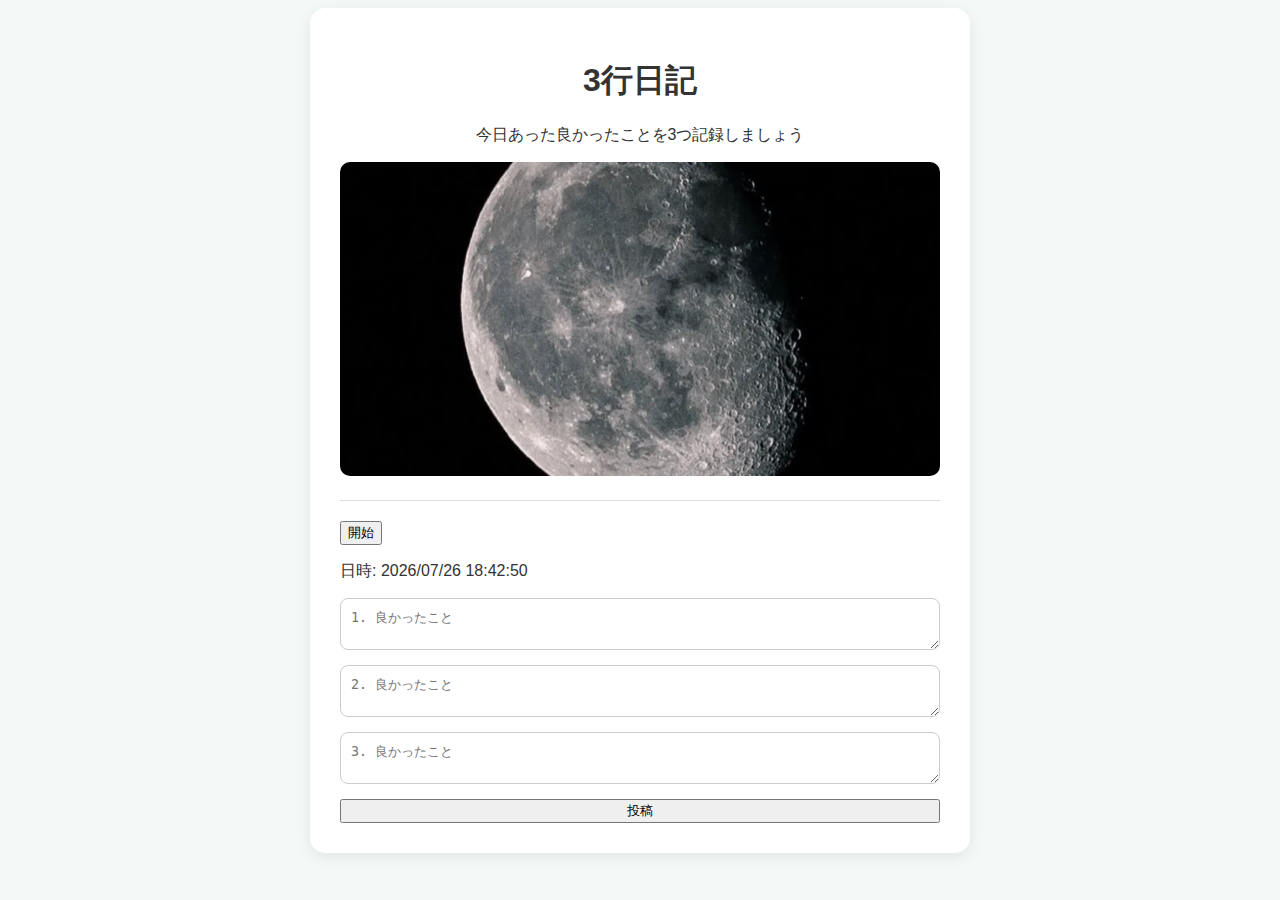
<file: Moodle_html_2/Step6/index.html>
<!DOCTYPE html>
<html lang="ja">
<head>
    <meta charset="UTF-8">
    <meta name="viewport" content="width=device-width, initial-scale=1.0">
    <title>3行日記アプリ</title>
    <link rel="stylesheet" href="style.css">
</head>
<body>
    <div class="container">
        <header>
            <h1>3行日記</h1>
            <p>今日あった良かったことを3つ記録しましょう</p>
            <img src="sample.png" alt="リラックスできる画像" class="header-image">
        </header>

        <main>
            <div class="controls">
                <button id="startButton">開始</button>
            </div>

            <div class="datetime-display">
                <p>日時: <span id="datetime"></span></p>
            </div>

            <div class="diary-form">
                <textarea id="goodThing1" placeholder="1. 良かったこと" rows="2"></textarea>
                <textarea id="goodThing2" placeholder="2. 良かったこと" rows="2"></textarea>
                <textarea id="goodThing3" placeholder="3. 良かったこと" rows="2"></textarea>
                <button id="postButton">投稿</button>
            </div>

            <div id="displayArea">
                <h2>今日の記録</h2>
                <div id="postedContent">
                    <!-- 投稿内容がここに表示されます -->
                </div>
            </div>
        </main>
    </div>

    <script src="treegood.js"></script>
</body>
</html>
</file>
<file: Moodle_html_2/Step6/style.css>
body {
    font-family: sans-serif;
    background-color: #f4f8f7; /* 少し緑がかった白 */
    color: #333;
}

.container {
    max-width: 600px;
    margin: 0 auto; /* 中央揃えのテクニック */
    background-color: #ffffff;
    padding: 30px;
    border-radius: 15px;
    box-shadow: 0 4px 15px rgba(0, 0, 0, 0.08);
}

header {
    text-align: center; /* 中の要素を中央揃えに */
    border-bottom: 1px solid #e0e0e0; /* 下に境界線 */
    padding-bottom: 20px;
    margin-bottom: 20px;
}

.header-image {
    max-width: 100%; /* 親要素の幅に合わせて画像の最大幅を調整 */
    height: auto; /* 高さは自動で調整 */
    border-radius: 10px;
}

.diary-form {
    display: flex; /* Flexboxを有効に */
    flex-direction: column; /* 子要素を縦に並べる */
    gap: 15px; /* 要素間の隙間を15pxに */
}

textarea {
    width: 100%;
    padding: 10px;
    border: 1px solid #ccc;
    border-radius: 8px;
    box-sizing: border-box; /* paddingを含めてwidthを100%にする */
}

#displayArea {
    margin-top: 30px;
    background-color: #f9f9f9;
    padding: 20px;
    border-radius: 8px;
    display: none; /* 初期状態では非表示にする */
}

/* visibleクラスがついた時に表示する */
#displayArea.visible {
    display: block;
}
</file>
